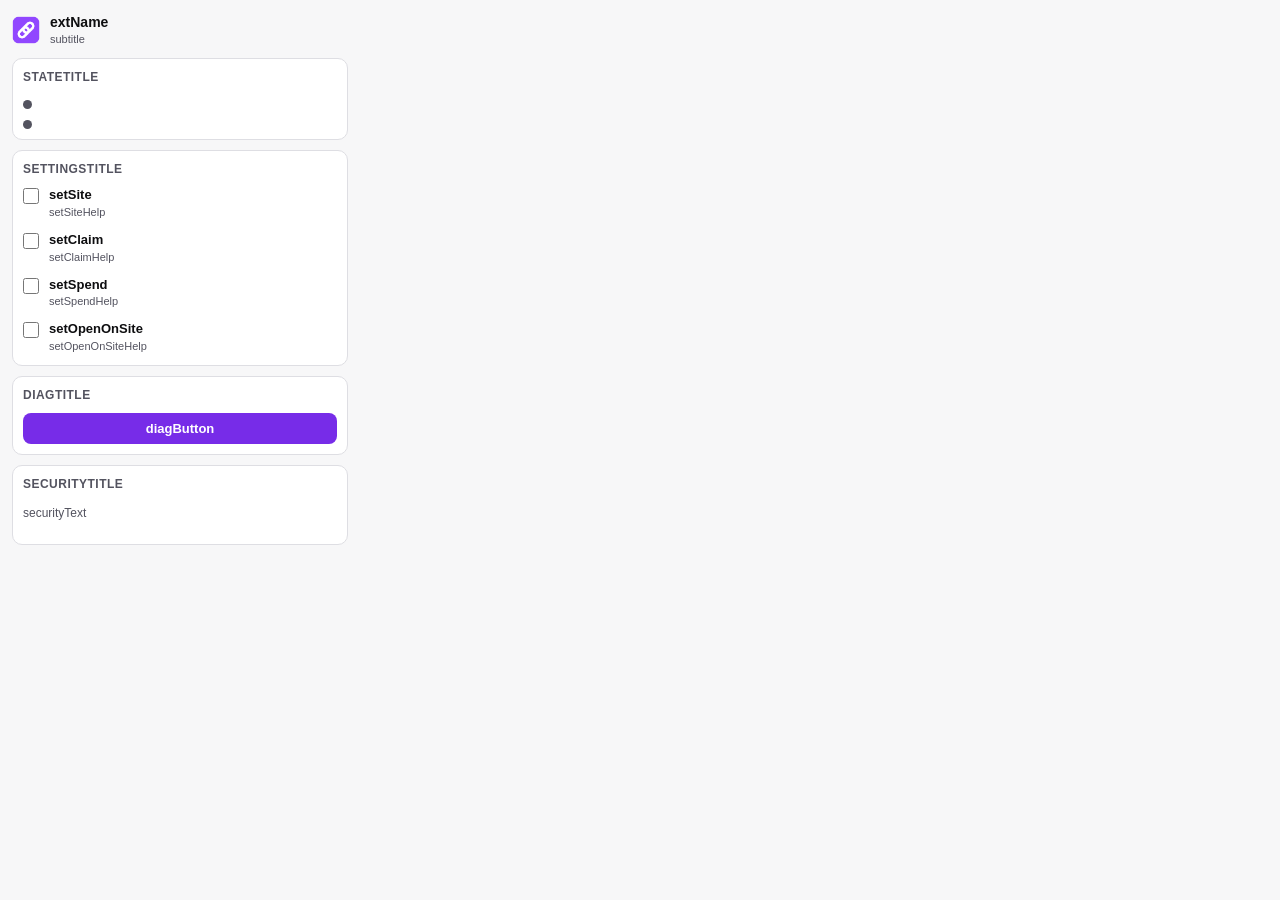
<file: extension/popup.html>
<!doctype html>
<!--
  Fenêtre de TwitchUnblock Connect : état de la session, jeton d'intégrité,
  les trois réglages, un diagnostic et une courte note de sécurité.
  Textes dans _locales (remplis par popup.js). Aucun jeton n'est affiché en
  clair : au plus ses 4 premiers caractères et sa longueur.
  Pas de script en ligne (interdit par la CSP des extensions MV3).
-->
<html lang="en">
<head>
  <meta charset="utf-8">
  <meta name="viewport" content="width=device-width, initial-scale=1">
  <title>TwitchUnblock Connect</title>
  <style>
    :root {
      --bg: #0e0e10;
      --card: #18181b;
      --line: #2f2f35;
      --fg: #efeff1;
      --muted: #adadb8;
      --accent: #9147ff;
      --ok: #00c389;
      --warn: #ffb31a;
      --err: #ff5b5b;
    }
    @media (prefers-color-scheme: light) {
      :root {
        --bg: #f7f7f8;
        --card: #ffffff;
        --line: #dedee3;
        --fg: #0e0e10;
        --muted: #53535f;
        --accent: #772ce8;
        --ok: #00805a;
        --warn: #a66b00;
        --err: #d42c2c;
      }
    }
    * { box-sizing: border-box; }
    body {
      width: 360px;
      margin: 0;
      padding: 12px;
      background: var(--bg);
      color: var(--fg);
      font: 13px/1.45 -apple-system, "Segoe UI", Roboto, Helvetica, Arial, sans-serif;
    }
    header { display: flex; align-items: center; gap: 10px; margin-bottom: 10px; }
    header img { width: 28px; height: 28px; border-radius: 6px; }
    h1 { font-size: 14px; margin: 0; }
    h2 { font-size: 12px; margin: 0 0 8px; color: var(--muted); font-weight: 600; text-transform: uppercase; letter-spacing: .04em; }
    .sub { color: var(--muted); font-size: 11px; margin: 0; }
    .card { border: 1px solid var(--line); border-radius: 10px; padding: 10px; margin-bottom: 10px; background: var(--card); }
    .card.warn { border-color: var(--warn); }
    .row { display: flex; align-items: flex-start; gap: 8px; }
    .row + .row { margin-top: 6px; }
    .dot { flex: none; width: 9px; height: 9px; border-radius: 50%; margin-top: 5px; background: var(--muted); }
    .dot.ok { background: var(--ok); }
    .dot.err { background: var(--err); }
    .dot.warn { background: var(--warn); }
    .muted { color: var(--muted); }
    .small { font-size: 12px; }
    button {
      width: 100%;
      padding: 8px 10px;
      border: 0;
      border-radius: 8px;
      background: var(--accent);
      color: #fff;
      font-size: 13px;
      font-weight: 600;
      cursor: pointer;
    }
    button:hover { filter: brightness(1.08); }
    button:disabled { opacity: .5; cursor: progress; }
    button.secondary { background: transparent; color: var(--accent); border: 1px solid var(--line); margin-top: 8px; }
    label.toggle { display: flex; gap: 10px; align-items: flex-start; cursor: pointer; }
    label.toggle + label.toggle { margin-top: 10px; }
    label.toggle input { margin: 2px 0 0; width: 16px; height: 16px; accent-color: var(--accent); flex: none; }
    label.toggle b { display: block; font-weight: 600; }
    label.toggle small { display: block; color: var(--muted); font-size: 11px; }
    .result {
      margin: 8px 0 0;
      font: 12px/1.45 ui-monospace, Consolas, "SFMono-Regular", Menlo, monospace;
      white-space: pre-wrap;
      word-break: break-word;
      color: var(--muted);
    }
    .result:empty { display: none; }
    .result.ok { color: var(--ok); }
    .result.err { color: var(--err); }
    footer { color: var(--muted); font-size: 11px; text-align: center; }
    [hidden] { display: none !important; }
  </style>
</head>
<body>
  <header>
    <img src="icons/icon-48.png" alt="">
    <div>
      <h1 data-i18n="extName">TwitchUnblock Connect</h1>
      <p class="sub" data-i18n="subtitle"></p>
    </div>
  </header>

  <section class="card" aria-live="polite">
    <h2 data-i18n="stateTitle"></h2>
    <div class="row"><span class="dot" id="session-dot"></span><span id="session-text"></span></div>
    <div class="row"><span class="dot" id="integrity-dot"></span><span id="integrity-text" class="small"></span></div>
    <button type="button" class="secondary" id="open-twitch" data-i18n="openTwitch" hidden></button>
  </section>

  <section class="card warn" id="perms" hidden>
    <p class="small" data-i18n="permsMissing"></p>
    <button type="button" id="grant" data-i18n="permsGrant"></button>
    <p class="small muted" id="perms-hint" data-i18n="permsHint" hidden></p>
  </section>

  <section class="card">
    <h2 data-i18n="settingsTitle"></h2>
    <label class="toggle">
      <input type="checkbox" id="set-siteEnabled">
      <span><b data-i18n="setSite"></b><small data-i18n="setSiteHelp"></small></span>
    </label>
    <label class="toggle">
      <input type="checkbox" id="set-autoClaim">
      <span><b data-i18n="setClaim"></b><small data-i18n="setClaimHelp"></small></span>
    </label>
    <label class="toggle">
      <input type="checkbox" id="set-allowSpend">
      <span><b data-i18n="setSpend"></b><small data-i18n="setSpendHelp"></small></span>
    </label>
    <label class="toggle">
      <input type="checkbox" id="set-openOnSite">
      <span><b data-i18n="setOpenOnSite"></b><small data-i18n="setOpenOnSiteHelp"></small></span>
    </label>
  </section>

  <section class="card">
    <h2 data-i18n="diagTitle"></h2>
    <button type="button" id="diag" data-i18n="diagButton"></button>
    <pre class="result" id="diag-session"></pre>
    <pre class="result" id="diag-integrity"></pre>
  </section>

  <section class="card">
    <h2 data-i18n="securityTitle"></h2>
    <p class="small muted" data-i18n="securityText"></p>
  </section>

  <footer id="version"></footer>

  <script src="popup.js"></script>
</body>
</html>
</file>
